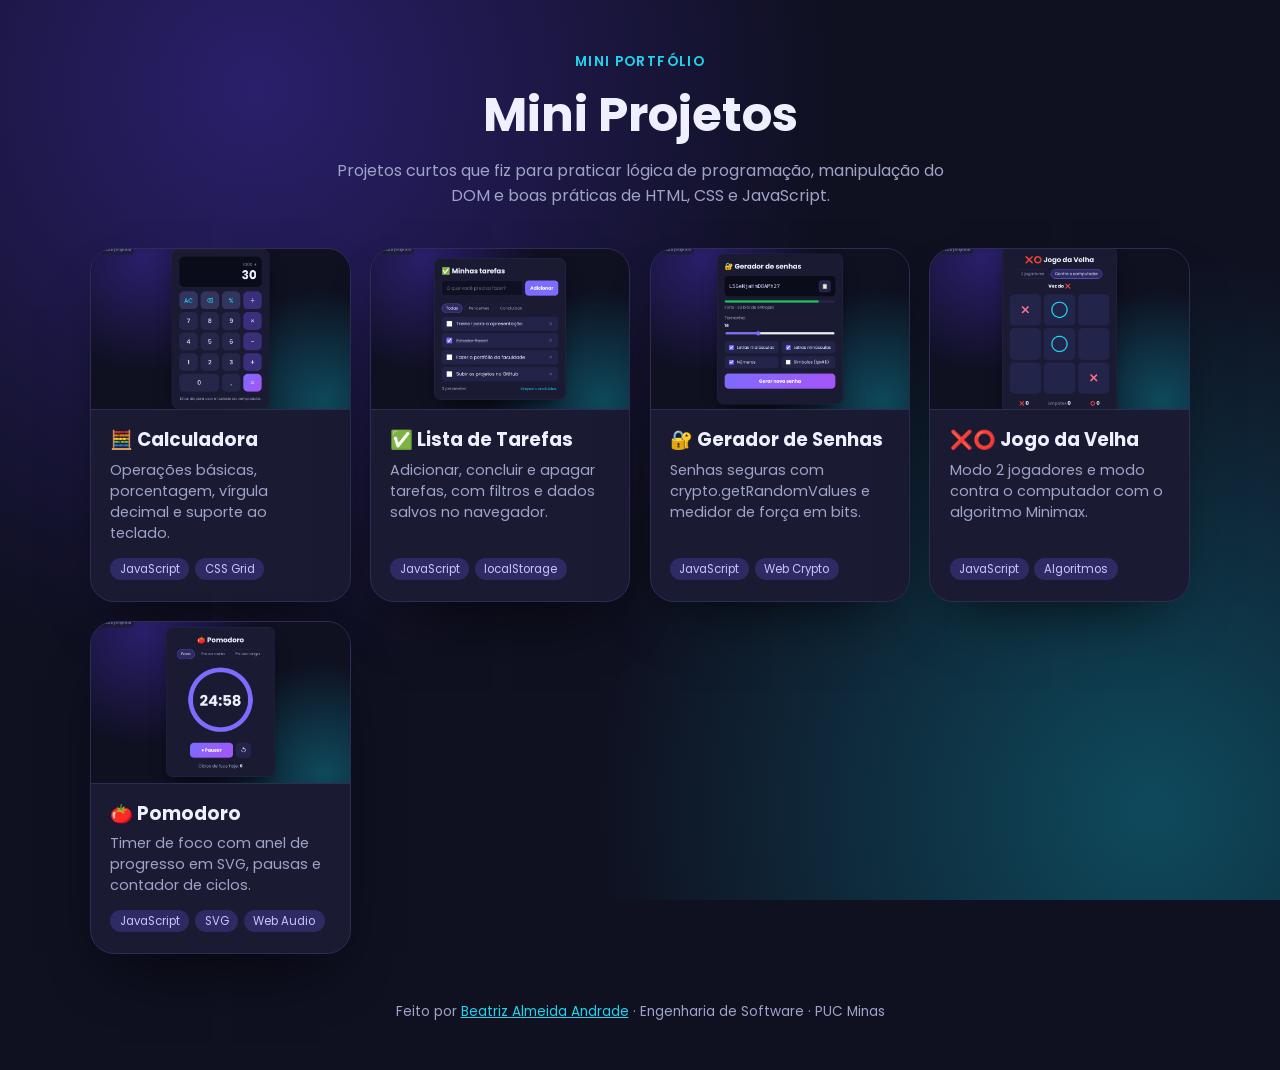
<file: mini-projetos/index.html>
<!doctype html>
<html lang="pt-BR">
  <head>
    <meta charset="UTF-8" />
    <meta name="viewport" content="width=device-width, initial-scale=1.0" />
    <meta name="description" content="Mini projetos em HTML, CSS e JavaScript de Beatriz Almeida Andrade." />
    <link rel="preconnect" href="https://fonts.googleapis.com" />
    <link href="https://fonts.googleapis.com/css2?family=Poppins:wght@400;500;600;700&display=swap" rel="stylesheet" />
    <link rel="stylesheet" href="shared.css" />
    <title>Mini Projetos | Beatriz Almeida Andrade</title>
    <style>
      body { display: block; padding: 3rem 1.2rem; }
      .topo { text-align: center; max-width: 640px; margin: 0 auto 2.5rem; }
      .topo span { color: var(--accent-2); font-weight: 600; font-size: .85rem; letter-spacing: .1em; text-transform: uppercase; }
      .topo h1 { font-size: clamp(2rem, 6vw, 3rem); margin: .4rem 0; }
      .topo p { color: var(--muted); margin: 0; }
      .grade { display: grid; grid-template-columns: repeat(auto-fill, minmax(260px, 1fr)); gap: 1.2rem; max-width: 1100px; margin: auto; }
      .item { display: flex; flex-direction: column; overflow: hidden; padding: 0; text-decoration: none; color: inherit; transition: transform .25s, border-color .25s; }
      .item:hover { transform: translateY(-6px); border-color: var(--accent); }
      .item img { width: 100%; aspect-ratio: 16/10; object-fit: cover; object-position: center; border-bottom: 1px solid var(--line); background: #0b0c1a; }
      .item > div { padding: 1rem 1.2rem 1.3rem; display: flex; flex-direction: column; gap: .4rem; flex: 1; }
      .item h2 { margin: 0; font-size: 1.15rem; }
      .item p { margin: 0; color: var(--muted); font-size: .9rem; flex: 1; }
      .tags { display: flex; flex-wrap: wrap; gap: .35rem; margin-top: .5rem; }
      .tags small { background: #2e2a63; color: #c9c2ff; border-radius: 99px; padding: .15rem .6rem; font-size: .72rem; }
      footer { text-align: center; color: var(--muted); font-size: .85rem; margin-top: 3rem; }
      footer a { color: var(--accent-2); }
    </style>
  </head>
  <body>
    <header class="topo">
      <span>Mini portfólio</span>
      <h1>Mini Projetos</h1>
      <p>Projetos curtos que fiz para praticar lógica de programação, manipulação do DOM e boas práticas de HTML, CSS e JavaScript.</p>
    </header>

    <main class="grade" id="grade"></main>

    <footer>
      Feito por <a href="https://github.com/beatrizaandradee" target="_blank" rel="noreferrer">Beatriz Almeida Andrade</a> · Engenharia de Software · PUC Minas
    </footer>

    <script>
      // Para adicionar um mini projeto: crie a pasta e acrescente um item aqui
      const projetos = [
        { pasta: 'calculadora', nome: '🧮 Calculadora', desc: 'Operações básicas, porcentagem, vírgula decimal e suporte ao teclado.', tags: ['JavaScript', 'CSS Grid'] },
        { pasta: 'lista-de-tarefas', nome: '✅ Lista de Tarefas', desc: 'Adicionar, concluir e apagar tarefas, com filtros e dados salvos no navegador.', tags: ['JavaScript', 'localStorage'] },
        { pasta: 'gerador-de-senhas', nome: '🔐 Gerador de Senhas', desc: 'Senhas seguras com crypto.getRandomValues e medidor de força em bits.', tags: ['JavaScript', 'Web Crypto'] },
        { pasta: 'jogo-da-velha', nome: '❌⭕ Jogo da Velha', desc: 'Modo 2 jogadores e modo contra o computador com o algoritmo Minimax.', tags: ['JavaScript', 'Algoritmos'] },
        { pasta: 'pomodoro', nome: '🍅 Pomodoro', desc: 'Timer de foco com anel de progresso em SVG, pausas e contador de ciclos.', tags: ['JavaScript', 'SVG', 'Web Audio'] },
      ]
      document.getElementById('grade').innerHTML = projetos
        .map(
          (p) => `
        <a class="card item" href="${p.pasta}/">
          <img src="docs/${p.pasta}.png" alt="Tela do projeto ${p.nome}" loading="lazy" />
          <div>
            <h2>${p.nome}</h2>
            <p>${p.desc}</p>
            <div class="tags">${p.tags.map((t) => `<small>${t}</small>`).join('')}</div>
          </div>
        </a>`
        )
        .join('')
    </script>
  </body>
</html>
</file>
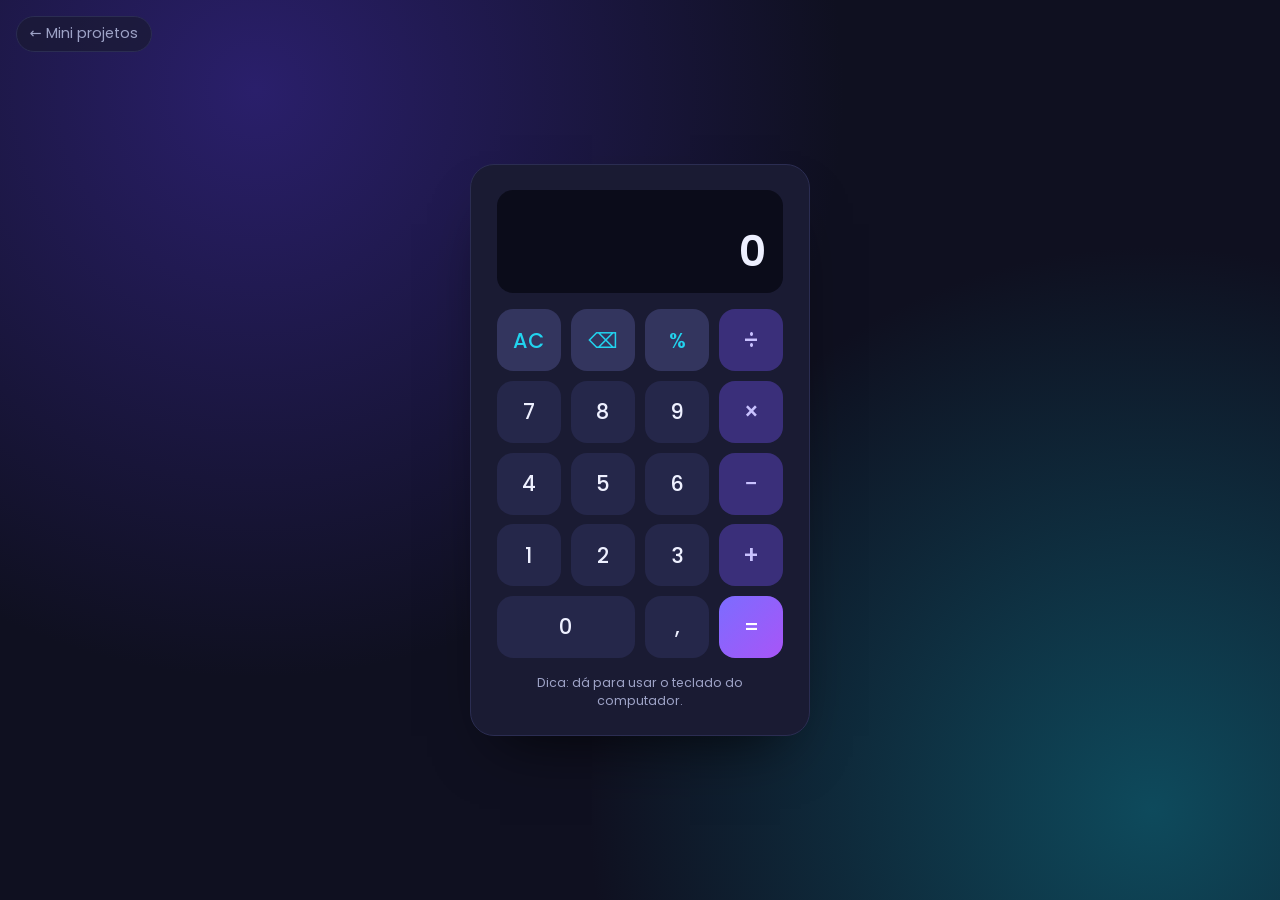
<file: mini-projetos/calculadora/index.html>
<!doctype html>
<html lang="pt-BR">
  <head>
    <meta charset="UTF-8" />
    <meta name="viewport" content="width=device-width, initial-scale=1.0" />
    <link rel="preconnect" href="https://fonts.googleapis.com" />
    <link href="https://fonts.googleapis.com/css2?family=Poppins:wght@400;500;600;700&display=swap" rel="stylesheet" />
    <link rel="stylesheet" href="../shared.css" />
    <link rel="stylesheet" href="style.css" />
    <title>Calculadora</title>
  </head>
  <body>
    <a class="voltar" href="../">← Mini projetos</a>
    <main class="card calc">
      <div class="display" aria-live="polite">
        <div id="anterior" class="anterior"></div>
        <div id="atual" class="atual">0</div>
      </div>
      <div class="teclas">
        <button class="fn" data-acao="limpar">AC</button>
        <button class="fn" data-acao="apagar">⌫</button>
        <button class="fn" data-acao="porcento">%</button>
        <button class="op" data-op="÷">÷</button>
        <button data-num="7">7</button><button data-num="8">8</button><button data-num="9">9</button>
        <button class="op" data-op="×">×</button>
        <button data-num="4">4</button><button data-num="5">5</button><button data-num="6">6</button>
        <button class="op" data-op="−">−</button>
        <button data-num="1">1</button><button data-num="2">2</button><button data-num="3">3</button>
        <button class="op" data-op="+">+</button>
        <button data-num="0" class="zero">0</button>
        <button data-num=",">,</button>
        <button class="igual" data-acao="igual">=</button>
      </div>
      <p class="dica">Dica: dá para usar o teclado do computador.</p>
    </main>
    <script src="script.js"></script>
  </body>
</html>
</file>
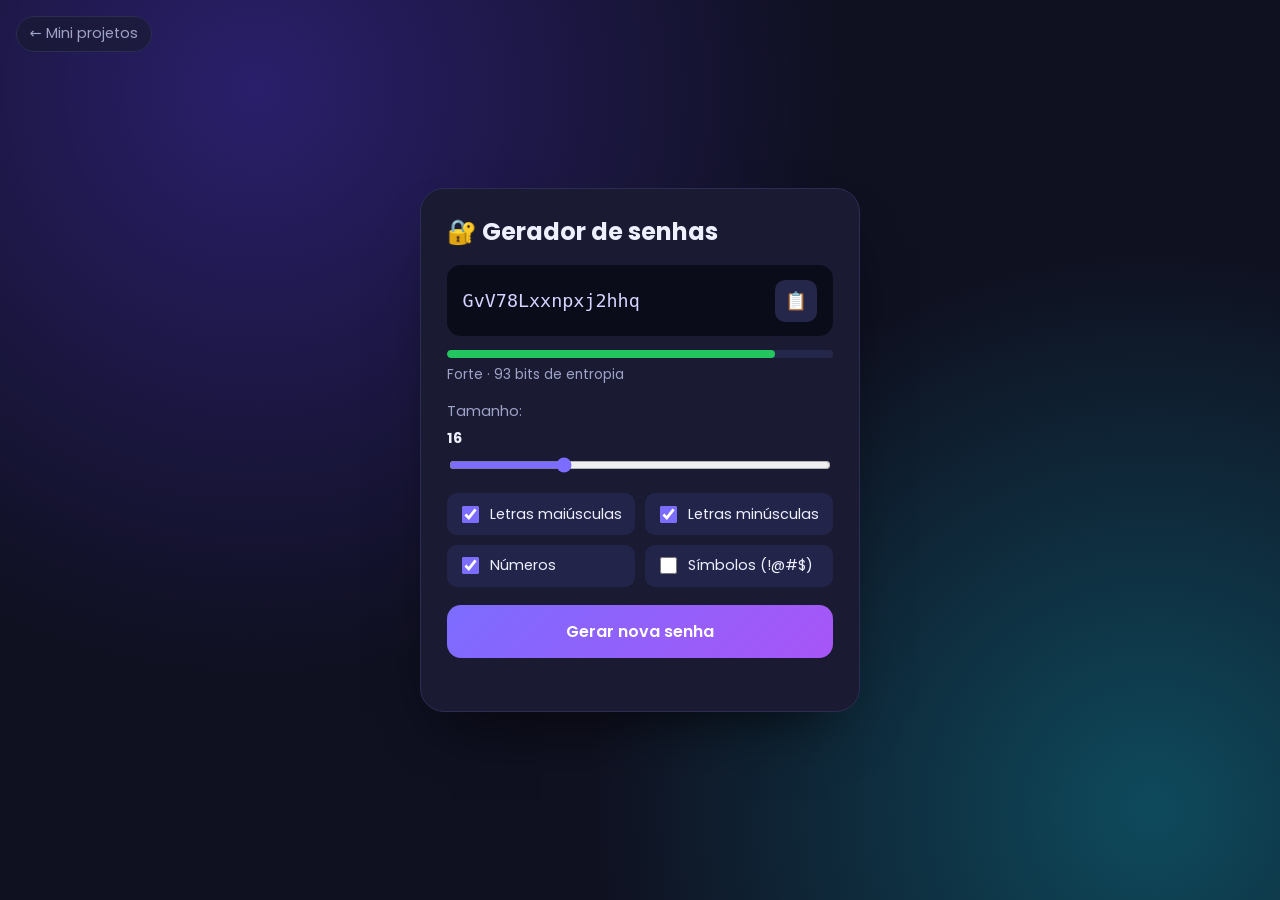
<file: mini-projetos/gerador-de-senhas/index.html>
<!doctype html>
<html lang="pt-BR">
  <head>
    <meta charset="UTF-8" />
    <meta name="viewport" content="width=device-width, initial-scale=1.0" />
    <link rel="preconnect" href="https://fonts.googleapis.com" />
    <link href="https://fonts.googleapis.com/css2?family=Poppins:wght@400;500;600;700&display=swap" rel="stylesheet" />
    <link rel="stylesheet" href="../shared.css" />
    <link rel="stylesheet" href="style.css" />
    <title>Gerador de Senhas</title>
  </head>
  <body>
    <a class="voltar" href="../">← Mini projetos</a>
    <main class="card senha">
      <h1>🔐 Gerador de senhas</h1>
      <div class="saida">
        <output id="senha" aria-live="polite">—</output>
        <button id="copiar" title="Copiar" aria-label="Copiar senha">📋</button>
      </div>
      <div class="forca"><div id="barra"></div></div>
      <p id="forcaTexto" class="forca-texto"></p>

      <label class="tamanho">Tamanho: <b id="tamanhoTexto">16</b>
        <input id="tamanho" type="range" min="6" max="40" value="16" />
      </label>
      <div class="opcoes">
        <label><input type="checkbox" id="maiusculas" checked /> Letras maiúsculas</label>
        <label><input type="checkbox" id="minusculas" checked /> Letras minúsculas</label>
        <label><input type="checkbox" id="numeros" checked /> Números</label>
        <label><input type="checkbox" id="simbolos" /> Símbolos (!@#$)</label>
      </div>
      <button id="gerar" class="gerar">Gerar nova senha</button>
      <p id="aviso" class="aviso" role="status"></p>
    </main>
    <script src="script.js"></script>
  </body>
</html>
</file>
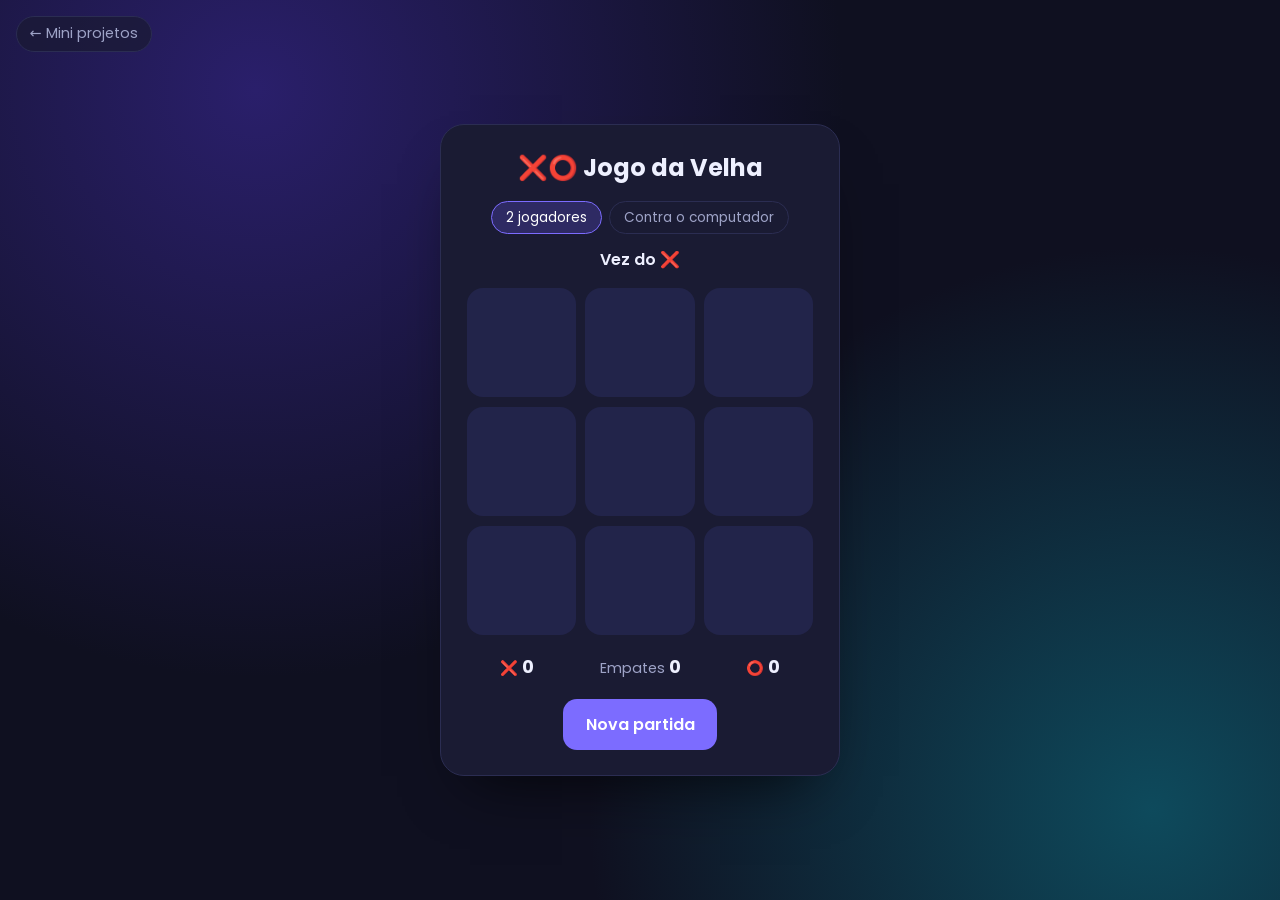
<file: mini-projetos/jogo-da-velha/index.html>
<!doctype html>
<html lang="pt-BR">
  <head>
    <meta charset="UTF-8" />
    <meta name="viewport" content="width=device-width, initial-scale=1.0" />
    <link rel="preconnect" href="https://fonts.googleapis.com" />
    <link href="https://fonts.googleapis.com/css2?family=Poppins:wght@400;500;600;700&display=swap" rel="stylesheet" />
    <link rel="stylesheet" href="../shared.css" />
    <link rel="stylesheet" href="style.css" />
    <title>Jogo da Velha</title>
  </head>
  <body>
    <a class="voltar" href="../">← Mini projetos</a>
    <main class="card velha">
      <h1>❌⭕ Jogo da Velha</h1>
      <div class="modos" role="group" aria-label="Modo de jogo">
        <button data-modo="2p" class="ativo">2 jogadores</button>
        <button data-modo="cpu">Contra o computador</button>
      </div>
      <p id="status" class="status" aria-live="polite"></p>
      <div id="tabuleiro" class="tabuleiro"></div>
      <div class="placar">
        <span>❌ <b id="px">0</b></span>
        <span>Empates <b id="pe">0</b></span>
        <span>⭕ <b id="po">0</b></span>
      </div>
      <button id="reiniciar" class="reiniciar">Nova partida</button>
    </main>
    <script src="script.js"></script>
  </body>
</html>
</file>
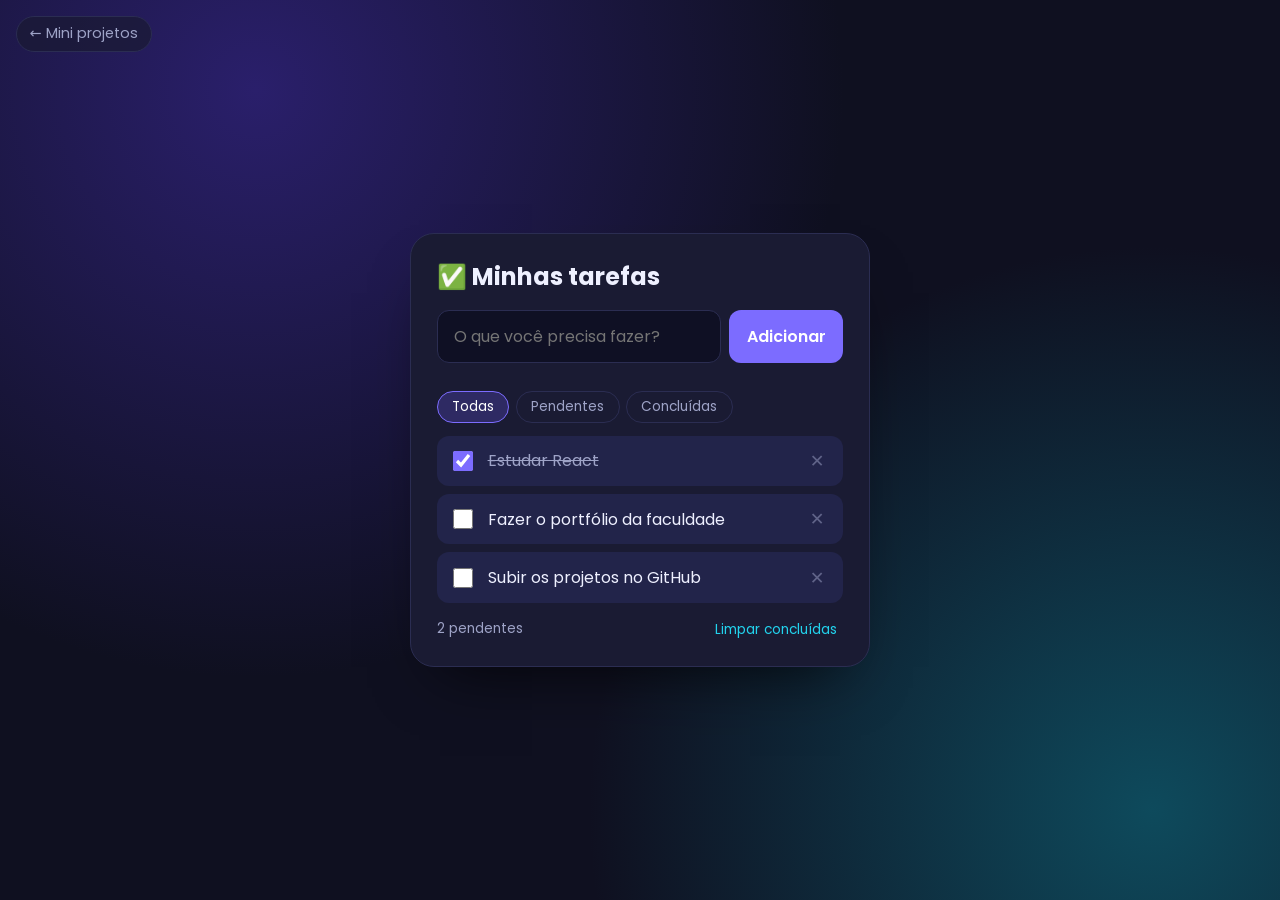
<file: mini-projetos/lista-de-tarefas/index.html>
<!doctype html>
<html lang="pt-BR">
  <head>
    <meta charset="UTF-8" />
    <meta name="viewport" content="width=device-width, initial-scale=1.0" />
    <link rel="preconnect" href="https://fonts.googleapis.com" />
    <link href="https://fonts.googleapis.com/css2?family=Poppins:wght@400;500;600;700&display=swap" rel="stylesheet" />
    <link rel="stylesheet" href="../shared.css" />
    <link rel="stylesheet" href="style.css" />
    <title>Lista de Tarefas</title>
  </head>
  <body>
    <a class="voltar" href="../">← Mini projetos</a>
    <main class="card todo">
      <h1>✅ Minhas tarefas</h1>
      <form id="form" class="nova">
        <input id="texto" placeholder="O que você precisa fazer?" maxlength="80" aria-label="Nova tarefa" autocomplete="off" />
        <button>Adicionar</button>
      </form>
      <p id="erro" class="erro" role="alert"></p>
      <div class="filtros" role="tablist">
        <button data-filtro="todas" class="ativo">Todas</button>
        <button data-filtro="pendentes">Pendentes</button>
        <button data-filtro="feitas">Concluídas</button>
      </div>
      <ul id="lista" class="lista"></ul>
      <footer class="rodape">
        <span id="contador"></span>
        <button id="limpar" class="link">Limpar concluídas</button>
      </footer>
    </main>
    <script src="script.js"></script>
  </body>
</html>
</file>
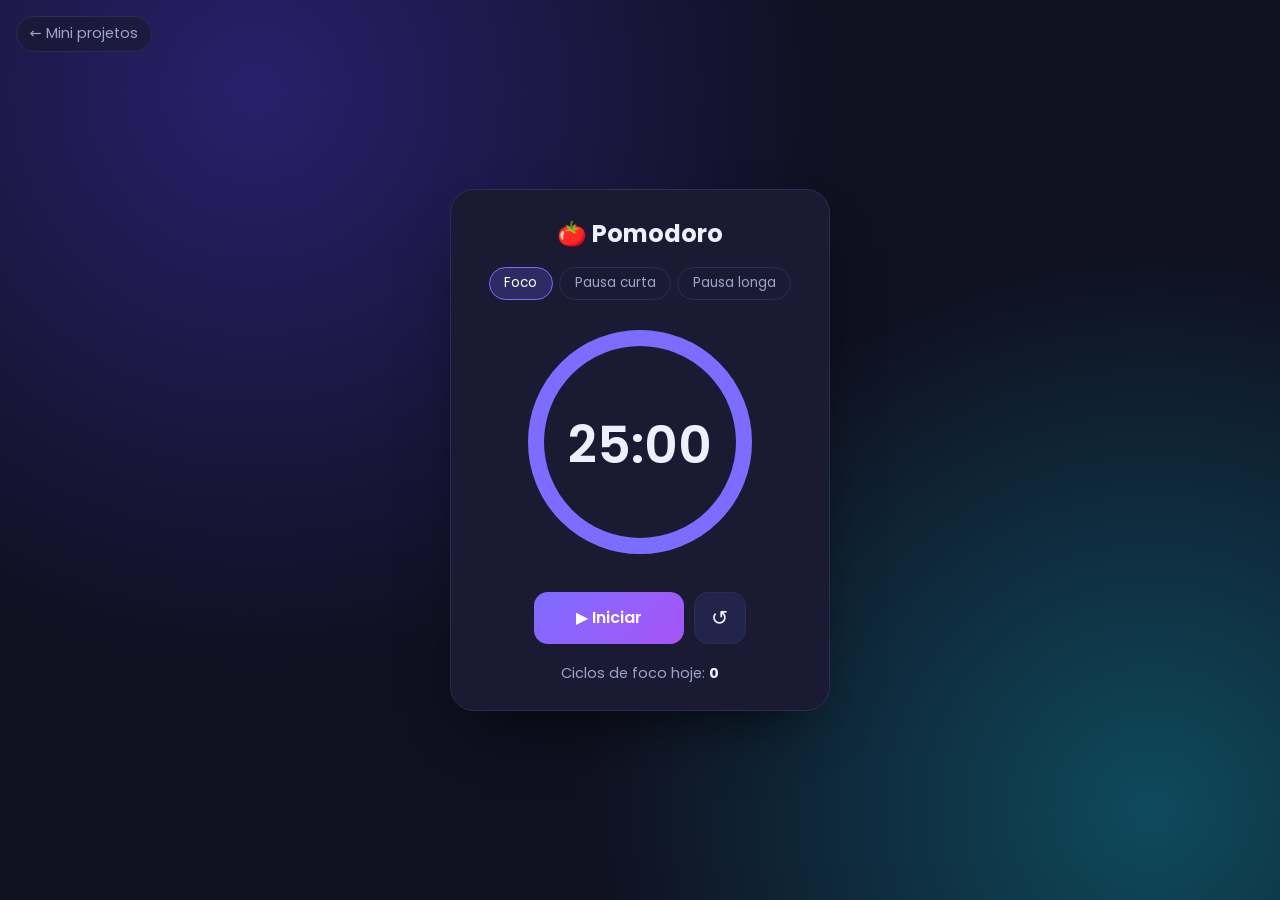
<file: mini-projetos/pomodoro/index.html>
<!doctype html>
<html lang="pt-BR">
  <head>
    <meta charset="UTF-8" />
    <meta name="viewport" content="width=device-width, initial-scale=1.0" />
    <link rel="preconnect" href="https://fonts.googleapis.com" />
    <link href="https://fonts.googleapis.com/css2?family=Poppins:wght@400;500;600;700&display=swap" rel="stylesheet" />
    <link rel="stylesheet" href="../shared.css" />
    <link rel="stylesheet" href="style.css" />
    <title>Pomodoro</title>
  </head>
  <body>
    <a class="voltar" href="../">← Mini projetos</a>
    <main class="card pomo">
      <h1>🍅 Pomodoro</h1>
      <div class="modos" role="group" aria-label="Modo">
        <button data-min="25" class="ativo">Foco</button>
        <button data-min="5">Pausa curta</button>
        <button data-min="15">Pausa longa</button>
      </div>
      <div class="relogio">
        <svg viewBox="0 0 120 120" aria-hidden="true">
          <circle cx="60" cy="60" r="52" class="trilho" />
          <circle cx="60" cy="60" r="52" class="progresso" id="anel" />
        </svg>
        <time id="tempo">25:00</time>
      </div>
      <div class="botoes">
        <button id="iniciar" class="principal">▶ Iniciar</button>
        <button id="resetar" class="secundario" aria-label="Reiniciar">↺</button>
      </div>
      <p class="ciclos">Ciclos de foco hoje: <b id="ciclos">0</b></p>
    </main>
    <script src="script.js"></script>
  </body>
</html>
</file>
<file: mini-projetos/shared.css>
/* Estilo base compartilhado pelos mini projetos */
:root {
  --bg: #0f1020;
  --card: #1a1b33;
  --line: #2b2d52;
  --text: #eef0ff;
  --muted: #9ea3c7;
  --accent: #7c6cff;
  --accent-2: #22d3ee;
}
* { box-sizing: border-box; }
body {
  margin: 0;
  min-height: 100vh;
  display: grid;
  place-items: center;
  padding: 1.5rem;
  font-family: 'Poppins', system-ui, sans-serif;
  background: radial-gradient(circle at 20% 10%, #2a1f6b 0%, transparent 45%), radial-gradient(circle at 90% 90%, #0e4a5c 0%, transparent 40%), var(--bg);
  background-attachment: fixed;
  color: var(--text);
}
button { font: inherit; cursor: pointer; }
.voltar {
  position: fixed; top: 1rem; left: 1rem;
  color: var(--muted); text-decoration: none; font-size: .9rem;
  padding: .4rem .8rem; border: 1px solid var(--line); border-radius: 99px; background: rgba(26,27,51,.7);
}
.voltar:hover { color: var(--text); }
.card {
  background: var(--card);
  border: 1px solid var(--line);
  border-radius: 24px;
  padding: 1.6rem;
  box-shadow: 0 30px 60px -30px rgba(0,0,0,.8);
}
h1 { margin: 0 0 1rem; font-size: 1.5rem; }
</file>
<file: mini-projetos/calculadora/style.css>
.calc { width: min(340px, 100%); }
.display { background: #0b0c1a; border-radius: 16px; padding: 1rem 1.1rem; text-align: right; margin-bottom: 1rem; min-height: 100px; }
.anterior { color: var(--muted); font-size: .95rem; min-height: 1.4em; }
.atual { font-size: 2.6rem; font-weight: 600; word-break: break-all; line-height: 1.2; }
.teclas { display: grid; grid-template-columns: repeat(4, 1fr); gap: .6rem; }
.teclas button { border: 0; border-radius: 16px; height: 62px; font-size: 1.3rem; font-weight: 500; background: #25274a; color: var(--text); transition: transform .1s, filter .2s; }
.teclas button:hover { filter: brightness(1.2); }
.teclas button:active { transform: scale(.94); }
.teclas .fn { background: #33355e; color: var(--accent-2); }
.teclas .op { background: #3a2f7a; color: #c9c2ff; font-size: 1.5rem; }
.teclas .op.ativo { background: var(--accent); color: #fff; }
.teclas .igual { background: linear-gradient(135deg, var(--accent), #a855f7); color: #fff; }
.teclas .zero { grid-column: span 2; }
.dica { text-align: center; color: var(--muted); font-size: .78rem; margin: 1rem 0 0; }
</file>
<file: mini-projetos/gerador-de-senhas/style.css>
.senha { width: min(440px, 100%); }
.saida { display: flex; align-items: center; gap: .5rem; background: #0b0c1a; border-radius: 14px; padding: .9rem 1rem; }
.saida output { flex: 1; font-family: ui-monospace, Consolas, monospace; font-size: 1.15rem; word-break: break-all; color: #d7d2ff; }
.saida button { border: 0; background: #25274a; border-radius: 10px; width: 42px; height: 42px; font-size: 1.1rem; }
.forca { height: 8px; background: #25274a; border-radius: 99px; margin-top: .9rem; overflow: hidden; }
.forca div { height: 100%; width: 0; border-radius: 99px; transition: width .3s, background .3s; }
.forca-texto { font-size: .85rem; margin: .4rem 0 1rem; color: var(--muted); }
.tamanho { display: grid; gap: .4rem; font-size: .9rem; color: var(--muted); }
.tamanho b { color: var(--text); }
.tamanho input { accent-color: var(--accent); }
.opcoes { display: grid; grid-template-columns: 1fr 1fr; gap: .6rem; margin: 1.1rem 0; font-size: .9rem; }
.opcoes label { display: flex; align-items: center; gap: .5rem; background: #22244a; padding: .6rem .7rem; border-radius: 10px; cursor: pointer; }
.opcoes input { accent-color: var(--accent); width: 17px; height: 17px; }
.gerar { width: 100%; border: 0; border-radius: 14px; padding: .9rem; font-weight: 600; color: #fff; background: linear-gradient(135deg, var(--accent), #a855f7); }
.aviso { text-align: center; font-size: .85rem; color: var(--accent-2); min-height: 1.2em; margin: .7rem 0 0; }
@media (max-width: 420px) { .opcoes { grid-template-columns: 1fr; } }
</file>
<file: mini-projetos/jogo-da-velha/style.css>
.velha { width: min(400px, 100%); text-align: center; }
.modos { display: flex; gap: .4rem; justify-content: center; margin-bottom: .8rem; }
.modos button { border: 1px solid var(--line); background: transparent; color: var(--muted); border-radius: 99px; padding: .35rem .9rem; font-size: .85rem; }
.modos .ativo { background: #2e2a63; color: #fff; border-color: var(--accent); }
.status { font-weight: 600; min-height: 1.5em; margin: .5rem 0 1rem; }
.tabuleiro { display: grid; grid-template-columns: repeat(3, 1fr); gap: .6rem; }
.casa { aspect-ratio: 1; border: 0; border-radius: 16px; background: #22244a; font-size: 2.6rem; font-weight: 700; color: #fff; transition: background .2s, transform .1s; }
.casa:hover:enabled { background: #2d2f5e; }
.casa:active:enabled { transform: scale(.95); }
.casa.x { color: #fb7185; }
.casa.o { color: #22d3ee; }
.casa.vence { background: linear-gradient(135deg, var(--accent), #a855f7); color: #fff; animation: pulsa .6s ease 2; }
@keyframes pulsa { 50% { transform: scale(1.06); } }
.placar { display: flex; justify-content: space-around; margin: 1.2rem 0; color: var(--muted); font-size: .9rem; }
.placar b { color: var(--text); font-size: 1.1rem; }
.reiniciar { border: 0; border-radius: 14px; padding: .8rem 1.4rem; font-weight: 600; color: #fff; background: var(--accent); }
</file>
<file: mini-projetos/lista-de-tarefas/style.css>
.todo { width: min(460px, 100%); }
.nova { display: flex; gap: .5rem; }
.nova input { flex: 1; min-width: 0; border: 1px solid var(--line); background: #0f1024; color: var(--text); border-radius: 12px; padding: .8rem 1rem; font: inherit; outline: none; }
.nova input:focus { border-color: var(--accent); }
.nova button { border: 0; border-radius: 12px; padding: 0 1.1rem; background: var(--accent); color: #fff; font-weight: 600; }
.erro { color: #f87171; font-size: .82rem; min-height: 1.2em; margin: .4rem 0; }
.filtros { display: flex; gap: .4rem; margin-bottom: .8rem; }
.filtros button { border: 1px solid var(--line); background: transparent; color: var(--muted); border-radius: 99px; padding: .3rem .9rem; font-size: .85rem; }
.filtros .ativo { background: #2e2a63; color: #fff; border-color: var(--accent); }
.lista { list-style: none; margin: 0; padding: 0; display: grid; gap: .5rem; max-height: 340px; overflow-y: auto; }
.lista li { display: flex; align-items: center; gap: .7rem; background: #22244a; border-radius: 12px; padding: .7rem .8rem; animation: entra .25s ease; }
@keyframes entra { from { opacity: 0; transform: translateY(-6px); } }
.lista input { width: 20px; height: 20px; accent-color: var(--accent); cursor: pointer; }
.lista span { flex: 1; word-break: break-word; }
.lista .feita span { text-decoration: line-through; color: var(--muted); }
.lista .apagar { border: 0; background: none; color: var(--muted); font-size: 1.1rem; opacity: .5; }
.lista li:hover .apagar { opacity: 1; color: #f87171; }
.vazio { text-align: center; color: var(--muted); padding: 1.5rem 0; }
.rodape { display: flex; justify-content: space-between; margin-top: 1rem; color: var(--muted); font-size: .85rem; }
.link { border: 0; background: none; color: var(--accent-2); }
</file>
<file: mini-projetos/pomodoro/style.css>
.pomo { width: min(380px, 100%); text-align: center; }
.modos { display: flex; gap: .4rem; justify-content: center; flex-wrap: wrap; }
.modos button { border: 1px solid var(--line); background: transparent; color: var(--muted); border-radius: 99px; padding: .35rem .9rem; font-size: .85rem; }
.modos .ativo { background: #2e2a63; color: #fff; border-color: var(--accent); }
.relogio { position: relative; width: 240px; margin: 1.4rem auto; }
.relogio svg { width: 100%; transform: rotate(-90deg); }
.trilho { fill: none; stroke: #25274a; stroke-width: 8; }
.progresso { fill: none; stroke: var(--accent); stroke-width: 8; stroke-linecap: round; transition: stroke-dashoffset 1s linear; }
.relogio time { position: absolute; inset: 0; display: grid; place-items: center; font-size: 3.2rem; font-weight: 600; font-variant-numeric: tabular-nums; }
.botoes { display: flex; gap: .6rem; justify-content: center; }
.principal { border: 0; border-radius: 14px; padding: .85rem 2rem; font-weight: 600; color: #fff; background: linear-gradient(135deg, var(--accent), #a855f7); min-width: 150px; }
.secundario { border: 1px solid var(--line); border-radius: 14px; width: 52px; background: #22244a; color: var(--text); font-size: 1.3rem; }
.ciclos { color: var(--muted); font-size: .9rem; margin: 1.2rem 0 0; }
.ciclos b { color: var(--text); }
</file>
